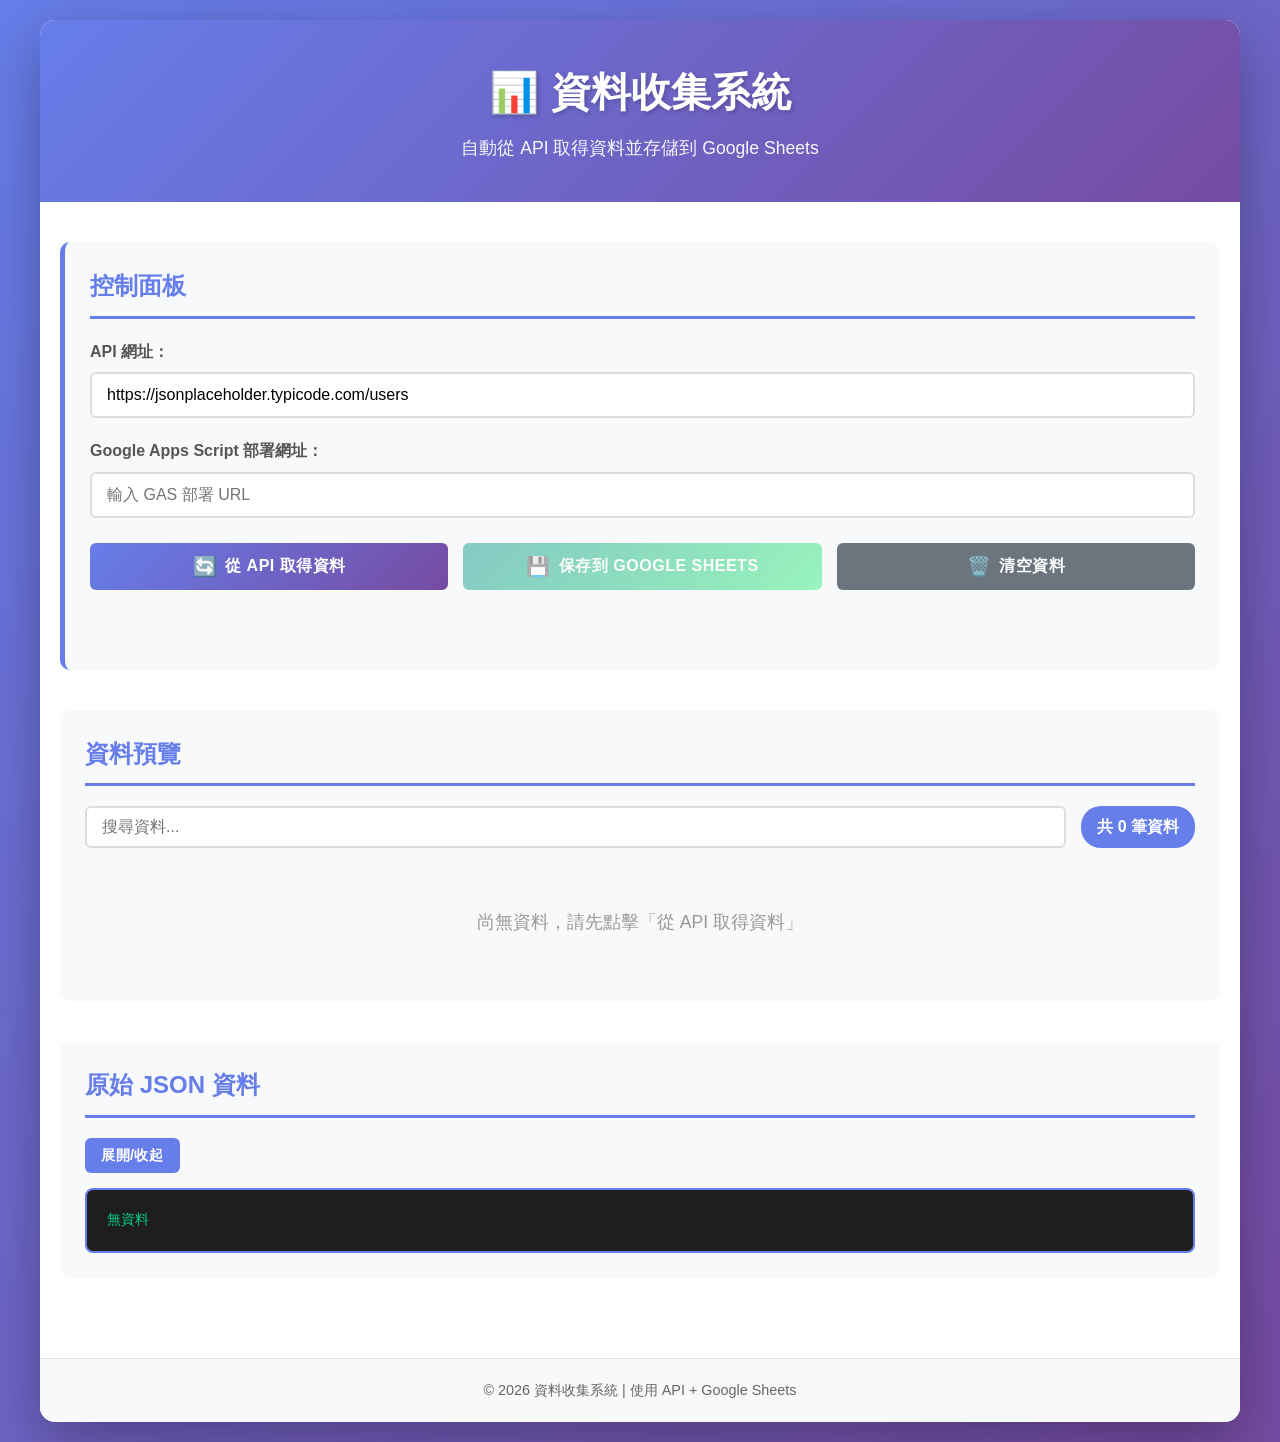
<file: index.html>
<!DOCTYPE html>
<html lang="zh-TW">
<head>
    <meta charset="UTF-8">
    <meta name="viewport" content="width=device-width, initial-scale=1.0">
    <title>資料收集系統</title>
    <link rel="stylesheet" href="style.css">
</head>
<body>
    <div class="container">
        <header>
            <h1>📊 資料收集系統</h1>
            <p>自動從 API 取得資料並存儲到 Google Sheets</p>
        </header>

        <main>
            <!-- 控制面板 -->
            <section class="control-panel">
                <h2>控制面板</h2>
                
                <!-- API 配置 -->
                <div class="form-group">
                    <label for="apiUrl">API 網址：</label>
                    <input 
                        type="text" 
                        id="apiUrl" 
                        placeholder="輸入 API 端點 (例如: https://api.example.com/data)"
                        value="https://jsonplaceholder.typicode.com/users"
                    >
                </div>

                <!-- Google Apps Script 網址 -->
                <div class="form-group">
                    <label for="gasUrl">Google Apps Script 部署網址：</label>
                    <input 
                        type="text" 
                        id="gasUrl" 
                        placeholder="輸入 GAS 部署 URL"
                        value=""
                    >
                </div>

                <!-- 按鈕組 -->
                <div class="button-group">
                    <button id="fetchBtn" class="btn btn-primary">
                        <span class="btn-icon">🔄</span> 從 API 取得資料
                    </button>
                    <button id="saveBtn" class="btn btn-success" disabled>
                        <span class="btn-icon">💾</span> 保存到 Google Sheets
                    </button>
                    <button id="clearBtn" class="btn btn-secondary">
                        <span class="btn-icon">🗑️</span> 清空資料
                    </button>
                </div>

                <!-- 狀態提示 -->
                <div id="status" class="status"></div>
            </section>

            <!-- 數據預覽 -->
            <section class="data-section">
                <h2>資料預覽</h2>
                <div class="data-controls">
                    <input 
                        type="text" 
                        id="searchInput" 
                        placeholder="搜尋資料..."
                        class="search-box"
                    >
                    <span id="recordCount" class="record-count">共 0 筆資料</span>
                </div>
                <div id="dataContainer" class="data-container">
                    <p class="placeholder">尚無資料，請先點擊「從 API 取得資料」</p>
                </div>
            </section>

            <!-- JSON 編輯器 -->
            <section class="json-section">
                <h2>原始 JSON 資料</h2>
                <button id="toggleJson" class="btn btn-small">展開/收起</button>
                <pre id="jsonData" class="json-display">無資料</pre>
            </section>
        </main>

        <footer>
            <p>© 2026 資料收集系統 | 使用 API + Google Sheets</p>
        </footer>
    </div>

    <script src="app.js"></script>
</body>
</html>
</file>
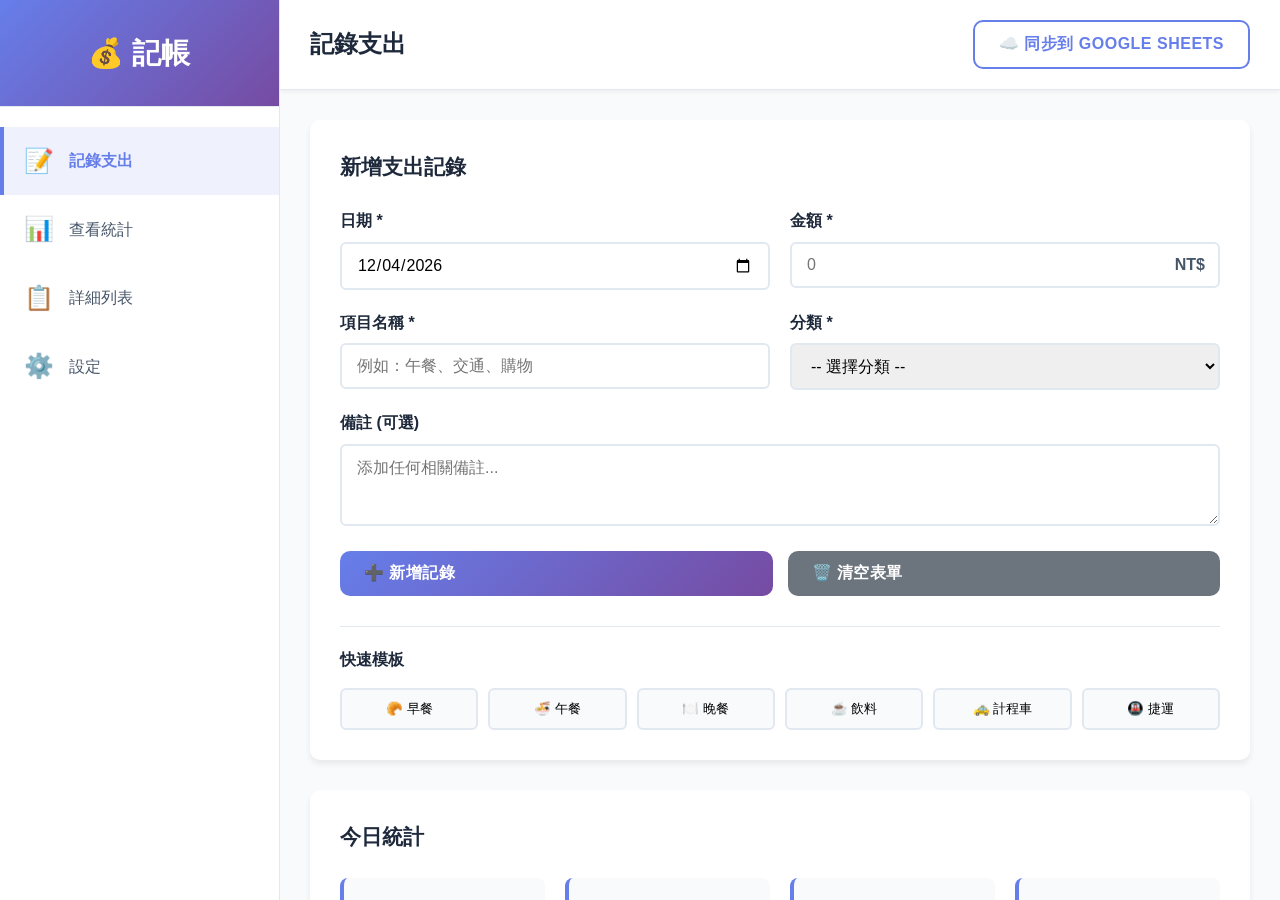
<file: expense-tracker.html>
<!DOCTYPE html>
<html lang="zh-TW">
<head>
    <meta charset="UTF-8">
    <meta name="viewport" content="width=device-width, initial-scale=1.0">
    <title>智能記帳系統</title>
    <link rel="stylesheet" href="expense-tracker.css">
</head>
<body>
    <div class="app-container">
        <!-- 側邊欄導航 -->
        <aside class="sidebar">
            <div class="logo">
                <h1>💰 記帳</h1>
            </div>
            <nav class="main-nav">
                <a href="#" class="nav-item active" data-page="input">
                    <span class="icon">📝</span>
                    <span class="label">記錄支出</span>
                </a>
                <a href="#" class="nav-item" data-page="view">
                    <span class="icon">📊</span>
                    <span class="label">查看統計</span>
                </a>
                <a href="#" class="nav-item" data-page="list">
                    <span class="icon">📋</span>
                    <span class="label">詳細列表</span>
                </a>
                <a href="#" class="nav-item" data-page="settings">
                    <span class="icon">⚙️</span>
                    <span class="label">設定</span>
                </a>
            </nav>
        </aside>

        <!-- 主要內容區域 -->
        <main class="main-content">
            <!-- 頂部欄 -->
            <header class="top-bar">
                <h2 id="page-title">記錄支出</h2>
                <button id="syncBtn" class="btn btn-outline">
                    <span>☁️ 同步到 Google Sheets</span>
                </button>
            </header>

            <!-- 1. 記錄支出頁面 -->
            <section id="input-page" class="page active">
                <div class="input-container">
                    <div class="form-card">
                        <h3>新增支出記錄</h3>
                        
                        <div class="form-row">
                            <div class="form-group">
                                <label>日期 *</label>
                                <input type="date" id="expenseDate" required>
                            </div>
                            <div class="form-group">
                                <label>金額 *</label>
                                <div class="input-with-unit">
                                    <input type="number" id="expenseAmount" placeholder="0" min="0" step="0.01" required>
                                    <span class="unit">NT$</span>
                                </div>
                            </div>
                        </div>

                        <div class="form-row">
                            <div class="form-group">
                                <label>項目名稱 *</label>
                                <input type="text" id="expenseProject" placeholder="例如：午餐、交通、購物" required>
                            </div>
                            <div class="form-group">
                                <label>分類 *</label>
                                <select id="expenseCategory" required>
                                    <option value="">-- 選擇分類 --</option>
                                    <option value="food">🍔 飲食</option>
                                    <option value="transport">🚗 交通</option>
                                    <option value="shopping">🛍️ 購物</option>
                                    <option value="entertainment">🎮 娛樂</option>
                                    <option value="utilities">💡 生活</option>
                                    <option value="medical">⚕️ 醫療</option>
                                    <option value="education">📚 教育</option>
                                    <option value="other">📌 其他</option>
                                </select>
                            </div>
                        </div>

                        <div class="form-group">
                            <label>備註 (可選)</label>
                            <textarea id="expenseNote" placeholder="添加任何相關備註..." rows="3"></textarea>
                        </div>

                        <div class="form-actions">
                            <button id="addBtn" class="btn btn-primary">
                                <span>➕ 新增記錄</span>
                            </button>
                            <button id="clearFormBtn" class="btn btn-secondary">
                                <span>🗑️ 清空表單</span>
                            </button>
                        </div>

                        <!-- 快速模板 -->
                        <div class="quick-templates">
                            <h4>快速模板</h4>
                            <div class="template-buttons">
                                <button class="template-btn" data-template="breakfast">🥐 早餐</button>
                                <button class="template-btn" data-template="lunch">🍜 午餐</button>
                                <button class="template-btn" data-template="dinner">🍽️ 晚餐</button>
                                <button class="template-btn" data-template="coffee">☕ 飲料</button>
                                <button class="template-btn" data-template="taxi">🚕 計程車</button>
                                <button class="template-btn" data-template="mrt">🚇 捷運</button>
                            </div>
                        </div>
                    </div>

                    <!-- 今日統計 -->
                    <div class="summary-card">
                        <h3>今日統計</h3>
                        <div class="summary-grid">
                            <div class="summary-item">
                                <span class="label">今日支出</span>
                                <span class="value" id="todayTotal">NT$ 0</span>
                            </div>
                            <div class="summary-item">
                                <span class="label">今日筆數</span>
                                <span class="value" id="todayCount">0</span>
                            </div>
                            <div class="summary-item">
                                <span class="label">本月支出</span>
                                <span class="value" id="monthTotal">NT$ 0</span>
                            </div>
                            <div class="summary-item">
                                <span class="label">本月筆數</span>
                                <span class="value" id="monthCount">0</span>
                            </div>
                        </div>
                    </div>
                </div>
            </section>

            <!-- 2. 統計分析頁面 -->
            <section id="view-page" class="page">
                <div class="analytics-container">
                    <!-- 時間段選擇 -->
                    <div class="time-selector">
                        <button class="time-btn active" data-range="month">📅 本月</button>
                        <button class="time-btn" data-range="week">📆 本週</button>
                        <button class="time-btn" data-range="custom">🗓️ 自訂</button>
                    </div>

                    <div id="customDateRange" class="date-range-picker" style="display: none;">
                        <input type="date" id="startDate">
                        <span>到</span>
                        <input type="date" id="endDate">
                        <button class="btn btn-small">套用</button>
                    </div>

                    <!-- 統計卡片 -->
                    <div class="stats-grid">
                        <div class="stat-card total">
                            <h4>總支出</h4>
                            <p id="statTotal" class="stat-value">NT$ 0</p>
                        </div>
                        <div class="stat-card average">
                            <h4>平均支出</h4>
                            <p id="statAverage" class="stat-value">NT$ 0</p>
                        </div>
                        <div class="stat-card highest">
                            <h4>最高支出</h4>
                            <p id="statHighest" class="stat-value">NT$ 0</p>
                        </div>
                        <div class="stat-card count">
                            <h4>筆數</h4>
                            <p id="statCount" class="stat-value">0</p>
                        </div>
                    </div>

                    <!-- 分類統計 -->
                    <div class="chart-container">
                        <div class="chart-section">
                            <h3>按分類統計</h3>
                            <div id="categoryChart" class="chart"></div>
                            <div id="categoryList" class="category-list"></div>
                        </div>
                    </div>

                    <!-- 日支出趨勢 -->
                    <div class="chart-container">
                        <h3>日支出趨勢</h3>
                        <div id="trendChart" class="trend-chart"></div>
                    </div>
                </div>
            </section>

            <!-- 3. 詳細列表頁面 -->
            <section id="list-page" class="page">
                <div class="list-container">
                    <!-- 搜尋和過濾 -->
                    <div class="list-controls">
                        <div class="search-group">
                            <input type="text" id="searchInput" placeholder="搜尋項目名稱或備註...">
                        </div>
                        <div class="filter-group">
                            <select id="filterCategory" class="filter-select">
                                <option value="">全部分類</option>
                                <option value="food">🍔 飲食</option>
                                <option value="transport">🚗 交通</option>
                                <option value="shopping">🛍️ 購物</option>
                                <option value="entertainment">🎮 娛樂</option>
                                <option value="utilities">💡 生活</option>
                                <option value="medical">⚕️ 醫療</option>
                                <option value="education">📚 教育</option>
                                <option value="other">📌 其他</option>
                            </select>
                            <select id="filterMonth" class="filter-select">
                                <option value="">全部月份</option>
                            </select>
                            <button id="exportBtn" class="btn btn-outline">📥 導出 CSV</button>
                        </div>
                    </div>

                    <!-- 記錄列表 -->
                    <div id="expenseList" class="expense-list">
                        <p class="placeholder">無記錄，開始記帳吧！</p>
                    </div>
                </div>
            </section>

            <!-- 4. 設定頁面 -->
            <section id="settings-page" class="page">
                <div class="settings-container">
                    <div class="settings-section">
                        <h3>Google Sheets 同步</h3>
                        <div class="form-group">
                            <label>Google Apps Script URL:</label>
                            <input type="text" id="gasUrl" placeholder="輸入你的 GAS 部署 URL">
                            <button class="btn btn-small" id="testGasBtn">🧪 測試連接</button>
                        </div>
                        <div id="gasStatus" class="status"></div>
                    </div>

                    <div class="settings-section">
                        <h3>分類管理</h3>
                        <div class="category-management">
                            <h4>自訂分類</h4>
                            <div id="categoryList" class="category-list-edit">
                                <!-- 動態生成 -->
                            </div>
                            <button class="btn btn-small" id="addCategoryBtn">➕ 新增分類</button>
                        </div>
                    </div>

                    <div class="settings-section">
                        <h3>數據管理</h3>
                        <div class="data-management">
                            <button class="btn btn-outline" id="exportDataBtn">📥 導出所有數據 (JSON)</button>
                            <button class="btn btn-outline" id="importDataBtn">📤 匯入數據 (JSON)</button>
                            <button class="btn btn-danger" id="clearDataBtn">🗑️ 清空所有記錄</button>
                        </div>
                        <input type="file" id="importFile" accept=".json" style="display: none;">
                    </div>

                    <div class="settings-section">
                        <h3>關於</h3>
                        <p>智能記帳系統 v1.0</p>
                        <p>完全離線使用，數據存儲在你的瀏覽器中</p>
                        <p>支持導出到 Google Sheets</p>
                    </div>
                </div>
            </section>
        </main>
    </div>

    <!-- 通知提示 -->
    <div id="notification" class="notification"></div>

    <!-- 模態窗口：編輯記錄 -->
    <div id="editModal" class="modal">
        <div class="modal-content">
            <button class="modal-close">&times;</button>
            <h2>編輯支出記錄</h2>
            <form id="editForm">
                <div class="form-group">
                    <label>日期</label>
                    <input type="date" id="editDate" required>
                </div>
                <div class="form-group">
                    <label>金額</label>
                    <input type="number" id="editAmount" min="0" step="0.01" required>
                </div>
                <div class="form-group">
                    <label>項目</label>
                    <input type="text" id="editProject" required>
                </div>
                <div class="form-group">
                    <label>分類</label>
                    <select id="editCategory" required></select>
                </div>
                <div class="form-group">
                    <label>備註</label>
                    <textarea id="editNote" rows="3"></textarea>
                </div>
                <div class="modal-buttons">
                    <button type="submit" class="btn btn-primary">保存</button>
                    <button type="button" class="btn btn-secondary" id="deleteBtn">刪除</button>
                    <button type="button" class="btn btn-outline" onclick="closeModal()">取消</button>
                </div>
            </form>
        </div>
    </div>

    <script src="expense-tracker.js"></script>
</body>
</html>
</file>
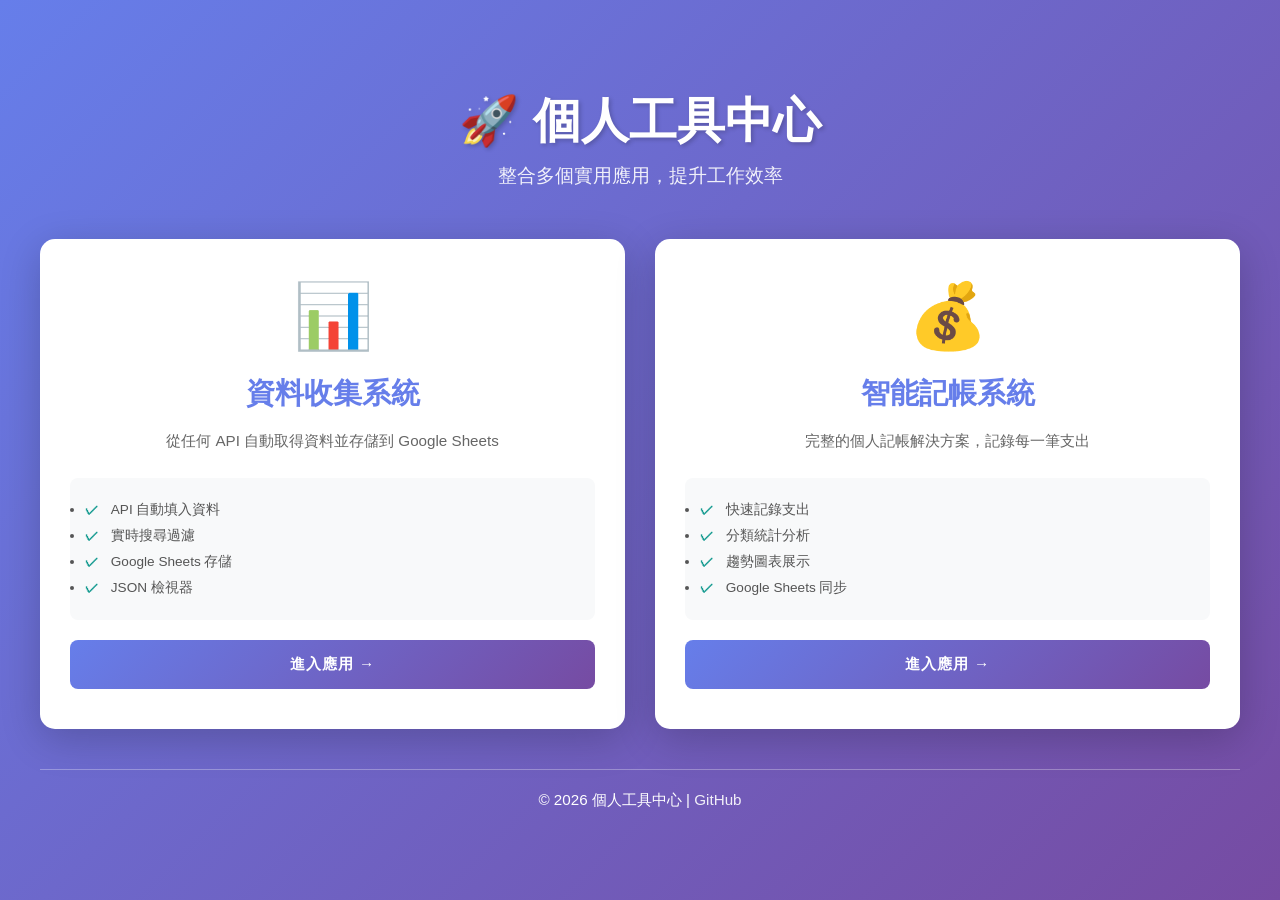
<file: home.html>
<!DOCTYPE html>
<html lang="zh-TW">
<head>
    <meta charset="UTF-8">
    <meta name="viewport" content="width=device-width, initial-scale=1.0">
    <title>個人工具中心</title>
    <style>
        * {
            margin: 0;
            padding: 0;
            box-sizing: border-box;
        }

        body {
            font-family: 'Segoe UI', 'Microsoft JhengHei', sans-serif;
            background: linear-gradient(135deg, #667eea 0%, #764ba2 100%);
            min-height: 100vh;
            display: flex;
            align-items: center;
            justify-content: center;
            padding: 20px;
        }

        .container {
            max-width: 1200px;
            width: 100%;
        }

        .header {
            text-align: center;
            color: white;
            margin-bottom: 50px;
        }

        .header h1 {
            font-size: 3em;
            margin-bottom: 10px;
            text-shadow: 2px 2px 4px rgba(0, 0, 0, 0.2);
        }

        .header p {
            font-size: 1.2em;
            opacity: 0.9;
        }

        .apps-grid {
            display: grid;
            grid-template-columns: repeat(auto-fit, minmax(320px, 1fr));
            gap: 30px;
            margin-bottom: 40px;
        }

        .app-card {
            background: white;
            border-radius: 15px;
            padding: 40px 30px;
            box-shadow: 0 10px 40px rgba(0, 0, 0, 0.2);
            text-align: center;
            transition: all 0.3s ease;
            cursor: pointer;
            text-decoration: none;
            display: flex;
            flex-direction: column;
            justify-content: space-between;
        }

        .app-card:hover {
            transform: translateY(-10px);
            box-shadow: 0 20px 60px rgba(0, 0, 0, 0.3);
        }

        .app-icon {
            font-size: 4em;
            margin-bottom: 20px;
            display: inline-block;
        }

        .app-card h2 {
            color: #667eea;
            font-size: 1.8em;
            margin-bottom: 15px;
        }

        .app-card p {
            color: #666;
            margin-bottom: 25px;
            font-size: 0.95em;
            line-height: 1.6;
        }

        .app-card .features {
            text-align: left;
            margin: 20px 0;
            padding: 15px;
            background: #f8f9fa;
            border-radius: 8px;
            font-size: 0.85em;
        }

        .app-card .features li {
            margin: 8px 0;
            color: #555;
        }

        .app-card .features li:before {
            content: "✓ ";
            color: #11998e;
            font-weight: bold;
            margin-right: 8px;
        }

        .btn {
            display: inline-block;
            background: linear-gradient(135deg, #667eea, #764ba2);
            color: white;
            padding: 14px 35px;
            border-radius: 8px;
            text-decoration: none;
            font-weight: 600;
            text-transform: uppercase;
            letter-spacing: 1px;
            transition: all 0.3s ease;
            border: none;
            cursor: pointer;
            font-size: 0.95em;
        }

        .btn:hover {
            transform: scale(1.05);
            box-shadow: 0 5px 15px rgba(102, 126, 234, 0.4);
        }

        .footer {
            text-align: center;
            color: white;
            margin-top: 40px;
            padding-top: 20px;
            border-top: 1px solid rgba(255, 255, 255, 0.3);
            font-size: 0.95em;
        }

        .footer a {
            color: #fff;
            text-decoration: none;
            opacity: 0.9;
        }

        .footer a:hover {
            opacity: 1;
            text-decoration: underline;
        }

        @media (max-width: 768px) {
            .header h1 {
                font-size: 2em;
            }

            .apps-grid {
                grid-template-columns: 1fr;
            }

            .app-card {
                padding: 30px 20px;
            }

            .app-icon {
                font-size: 3em;
            }

            .app-card h2 {
                font-size: 1.5em;
            }
        }
    </style>
</head>
<body>
    <div class="container">
        <div class="header">
            <h1>🚀 個人工具中心</h1>
            <p>整合多個實用應用，提升工作效率</p>
        </div>

        <div class="apps-grid">
            <!-- 資料收集系統 -->
            <a href="index.html" class="app-card">
                <div>
                    <div class="app-icon">📊</div>
                    <h2>資料收集系統</h2>
                    <p>從任何 API 自動取得資料並存儲到 Google Sheets</p>
                    <ul class="features">
                        <li>API 自動填入資料</li>
                        <li>實時搜尋過濾</li>
                        <li>Google Sheets 存儲</li>
                        <li>JSON 檢視器</li>
                    </ul>
                </div>
                <button class="btn">進入應用 →</button>
            </a>

            <!-- 記帳系統 -->
            <a href="expense-tracker.html" class="app-card">
                <div>
                    <div class="app-icon">💰</div>
                    <h2>智能記帳系統</h2>
                    <p>完整的個人記帳解決方案，記錄每一筆支出</p>
                    <ul class="features">
                        <li>快速記錄支出</li>
                        <li>分類統計分析</li>
                        <li>趨勢圖表展示</li>
                        <li>Google Sheets 同步</li>
                    </ul>
                </div>
                <button class="btn">進入應用 →</button>
            </a>
        </div>

        <div class="footer">
            <p>
                © 2026 個人工具中心 | 
                <a href="https://github.com/412078-bit/lareema2" target="_blank">GitHub</a>
            </p>
        </div>
    </div>
</body>
</html>
</file>
<file: style.css>
* {
    margin: 0;
    padding: 0;
    box-sizing: border-box;
}

body {
    font-family: 'Segoe UI', 'Microsoft JhengHei', 'Apple Color Emoji', sans-serif;
    background: linear-gradient(135deg, #667eea 0%, #764ba2 100%);
    color: #333;
    line-height: 1.6;
    min-height: 100vh;
    padding: 20px;
}

.container {
    max-width: 1200px;
    margin: 0 auto;
    background: white;
    border-radius: 15px;
    box-shadow: 0 20px 60px rgba(0, 0, 0, 0.3);
    overflow: hidden;
}

header {
    background: linear-gradient(135deg, #667eea 0%, #764ba2 100%);
    color: white;
    padding: 40px 20px;
    text-align: center;
}

header h1 {
    font-size: 2.5em;
    margin-bottom: 10px;
    text-shadow: 2px 2px 4px rgba(0, 0, 0, 0.2);
}

header p {
    font-size: 1.1em;
    opacity: 0.95;
}

main {
    padding: 40px 20px;
}

section {
    margin-bottom: 40px;
}

section h2 {
    color: #667eea;
    margin-bottom: 20px;
    padding-bottom: 10px;
    border-bottom: 3px solid #667eea;
}

/* 控制面板 */
.control-panel {
    background: #f8f9fa;
    padding: 25px;
    border-radius: 10px;
    border-left: 5px solid #667eea;
}

.form-group {
    margin-bottom: 20px;
}

.form-group label {
    display: block;
    font-weight: 600;
    margin-bottom: 8px;
    color: #555;
}

.form-group input {
    width: 100%;
    padding: 12px 15px;
    border: 2px solid #ddd;
    border-radius: 6px;
    font-size: 1em;
    transition: all 0.3s ease;
}

.form-group input:focus {
    outline: none;
    border-color: #667eea;
    box-shadow: 0 0 10px rgba(102, 126, 234, 0.2);
}

/* 按鈕組 */
.button-group {
    display: grid;
    grid-template-columns: repeat(auto-fit, minmax(200px, 1fr));
    gap: 15px;
    margin: 25px 0;
}

.btn {
    padding: 12px 24px;
    border: none;
    border-radius: 6px;
    font-size: 1em;
    font-weight: 600;
    cursor: pointer;
    transition: all 0.3s ease;
    display: flex;
    align-items: center;
    justify-content: center;
    gap: 8px;
    text-transform: uppercase;
    letter-spacing: 0.5px;
}

.btn:disabled {
    opacity: 0.5;
    cursor: not-allowed;
}

.btn-primary {
    background: linear-gradient(135deg, #667eea 0%, #764ba2 100%);
    color: white;
}

.btn-primary:hover:not(:disabled) {
    transform: translateY(-2px);
    box-shadow: 0 10px 20px rgba(102, 126, 234, 0.3);
}

.btn-success {
    background: linear-gradient(135deg, #11998e 0%, #38ef7d 100%);
    color: white;
}

.btn-success:hover:not(:disabled) {
    transform: translateY(-2px);
    box-shadow: 0 10px 20px rgba(17, 153, 142, 0.3);
}

.btn-secondary {
    background: #6c757d;
    color: white;
}

.btn-secondary:hover:not(:disabled) {
    background: #5a6268;
}

.btn-small {
    padding: 8px 16px;
    font-size: 0.9em;
    background: #667eea;
    color: white;
    margin-bottom: 15px;
}

.btn-icon {
    font-size: 1.2em;
}

/* 狀態提示 */
.status {
    margin-top: 15px;
    padding: 15px;
    border-radius: 6px;
    text-align: center;
    font-weight: 500;
    min-height: 20px;
}

.status.empty {
    display: none;
}

.status.loading {
    background: #cfe2ff;
    color: #084298;
    border-left: 4px solid #084298;
}

.status.success {
    background: #d1e7dd;
    color: #0f5132;
    border-left: 4px solid #0f5132;
}

.status.error {
    background: #f8d7da;
    color: #842029;
    border-left: 4px solid #842029;
}

/* 數據預覽 */
.data-section {
    background: #f8f9fa;
    padding: 25px;
    border-radius: 10px;
}

.data-controls {
    display: flex;
    gap: 15px;
    margin-bottom: 20px;
    align-items: center;
}

.search-box {
    flex: 1;
    padding: 10px 15px;
    border: 2px solid #ddd;
    border-radius: 6px;
    font-size: 1em;
}

.search-box:focus {
    outline: none;
    border-color: #667eea;
}

.record-count {
    background: #667eea;
    color: white;
    padding: 8px 16px;
    border-radius: 20px;
    font-weight: 600;
    white-space: nowrap;
}

.data-container {
    max-height: 600px;
    overflow-y: auto;
}

.placeholder {
    text-align: center;
    color: #999;
    padding: 40px 20px;
    font-size: 1.1em;
}

/* 資料卡片 */
.data-card {
    background: white;
    border: 1px solid #ddd;
    border-radius: 8px;
    padding: 20px;
    margin-bottom: 15px;
    transition: all 0.3s ease;
    border-left: 4px solid #667eea;
}

.data-card:hover {
    box-shadow: 0 5px 15px rgba(102, 126, 234, 0.2);
    transform: translateX(5px);
}

.card-field {
    margin-bottom: 12px;
    display: grid;
    grid-template-columns: 150px 1fr;
    gap: 15px;
}

.card-field:last-child {
    margin-bottom: 0;
}

.card-label {
    font-weight: 600;
    color: #667eea;
    word-break: break-word;
}

.card-value {
    color: #555;
    word-break: break-all;
    background: #f8f9fa;
    padding: 8px 12px;
    border-radius: 4px;
}

/* JSON 部分 */
.json-section {
    background: #f8f9fa;
    padding: 25px;
    border-radius: 10px;
}

.json-display {
    background: #1e1e1e;
    color: #00d084;
    padding: 20px;
    border-radius: 8px;
    overflow-x: auto;
    font-family: 'Monaco', 'Courier New', monospace;
    font-size: 0.9em;
    line-height: 1.5;
    max-height: 400px;
    overflow-y: auto;
    border: 2px solid #667eea;
}

/* Footer */
footer {
    background: #f8f9fa;
    border-top: 1px solid #ddd;
    padding: 20px;
    text-align: center;
    color: #666;
    font-size: 0.9em;
}

/* 響應式設計 */
@media (max-width: 768px) {
    header h1 {
        font-size: 1.8em;
    }

    .button-group {
        grid-template-columns: 1fr;
    }

    .card-field {
        grid-template-columns: 1fr;
    }

    main {
        padding: 20px 15px;
    }

    .container {
        border-radius: 10px;
    }
}

/* 動畫 */
@keyframes spin {
    from {
        transform: rotate(0deg);
    }
    to {
        transform: rotate(360deg);
    }
}

.loading-spinner {
    display: inline-block;
    animation: spin 1s linear infinite;
}

/* 滾動條美化 */
.data-container::-webkit-scrollbar,
.json-display::-webkit-scrollbar {
    width: 8px;
}

.data-container::-webkit-scrollbar-track,
.json-display::-webkit-scrollbar-track {
    background: #f1f1f1;
    border-radius: 10px;
}

.data-container::-webkit-scrollbar-thumb,
.json-display::-webkit-scrollbar-thumb {
    background: #667eea;
    border-radius: 10px;
}

.data-container::-webkit-scrollbar-thumb:hover,
.json-display::-webkit-scrollbar-thumb:hover {
    background: #764ba2;
}
</file>
<file: expense-tracker.css>
* {
    margin: 0;
    padding: 0;
    box-sizing: border-box;
}

:root {
    --primary-color: #667eea;
    --secondary-color: #764ba2;
    --success-color: #11998e;
    --danger-color: #ee5a6f;
    --warning-color: #f59e0b;
    --dark: #1e293b;
    --light: #f8fafc;
    --border: #e2e8f0;
    --text: #475569;
    --radius: 10px;
}

html {
    scroll-behavior: smooth;
}

body {
    font-family: 'Segoe UI', 'Microsoft JhengHei', 'Apple Color Emoji', sans-serif;
    background: linear-gradient(135deg, #667eea 0%, #764ba2 100%);
    color: var(--text);
    line-height: 1.6;
    min-height: 100vh;
}

/* 主容器佈局 */
.app-container {
    display: flex;
    height: 100vh;
    overflow: hidden;
}

/* 側邊欄 */
.sidebar {
    width: 280px;
    background: white;
    border-right: 1px solid var(--border);
    overflow-y: auto;
    display: flex;
    flex-direction: column;
    box-shadow: 2px 0 10px rgba(0, 0, 0, 0.05);
}

.logo {
    padding: 30px 20px;
    border-bottom: 1px solid var(--border);
    background: linear-gradient(135deg, var(--primary-color) 0%, var(--secondary-color) 100%);
    color: white;
}

.logo h1 {
    font-size: 1.8em;
    text-align: center;
    margin: 0;
}

.main-nav {
    padding: 20px 0;
    flex: 1;
}

.nav-item {
    display: flex;
    align-items: center;
    gap: 15px;
    padding: 15px 20px;
    color: var(--text);
    text-decoration: none;
    transition: all 0.3s ease;
    border-left: 4px solid transparent;
    cursor: pointer;
}

.nav-item:hover {
    background: var(--light);
    color: var(--primary-color);
}

.nav-item.active {
    background: rgba(102, 126, 234, 0.1);
    color: var(--primary-color);
    border-left-color: var(--primary-color);
    font-weight: 600;
}

.nav-item .icon {
    font-size: 1.5em;
}

.nav-item .label {
    flex: 1;
}

/* 主內容區 */
.main-content {
    flex: 1;
    display: flex;
    flex-direction: column;
    background: var(--light);
    overflow: hidden;
}

/* 頂部欄 */
.top-bar {
    background: white;
    padding: 20px 30px;
    border-bottom: 1px solid var(--border);
    display: flex;
    justify-content: space-between;
    align-items: center;
    box-shadow: 0 2px 4px rgba(0, 0, 0, 0.05);
}

.top-bar h2 {
    font-size: 1.5em;
    color: var(--dark);
    margin: 0;
}

/* 頁面內容 */
.page {
    display: none;
    overflow-y: auto;
    flex: 1;
    padding: 30px;
}

.page.active {
    display: block;
}

/* 按鈕樣式 */
.btn {
    padding: 12px 24px;
    border: none;
    border-radius: var(--radius);
    font-size: 1em;
    font-weight: 600;
    cursor: pointer;
    transition: all 0.3s ease;
    display: inline-flex;
    align-items: center;
    gap: 8px;
    text-transform: uppercase;
    letter-spacing: 0.5px;
}

.btn-primary {
    background: linear-gradient(135deg, var(--primary-color), var(--secondary-color));
    color: white;
}

.btn-primary:hover {
    transform: translateY(-2px);
    box-shadow: 0 10px 20px rgba(102, 126, 234, 0.3);
}

.btn-secondary {
    background: #6c757d;
    color: white;
}

.btn-secondary:hover {
    background: #5a6268;
}

.btn-outline {
    background: white;
    color: var(--primary-color);
    border: 2px solid var(--primary-color);
}

.btn-outline:hover {
    background: var(--primary-color);
    color: white;
}

.btn-danger {
    background: var(--danger-color);
    color: white;
}

.btn-danger:hover {
    opacity: 0.9;
}

.btn-small {
    padding: 8px 16px;
    font-size: 0.9em;
}

.btn:disabled {
    opacity: 0.5;
    cursor: not-allowed;
}

/* 表單 */
.form-card {
    background: white;
    padding: 30px;
    border-radius: var(--radius);
    margin-bottom: 30px;
    box-shadow: 0 4px 6px rgba(0, 0, 0, 0.07);
}

.form-card h3 {
    font-size: 1.3em;
    margin-bottom: 25px;
    color: var(--dark);
}

.form-row {
    display: grid;
    grid-template-columns: 1fr 1fr;
    gap: 20px;
    margin-bottom: 20px;
}

.form-group {
    display: flex;
    flex-direction: column;
}

.form-group label {
    font-weight: 600;
    margin-bottom: 8px;
    color: var(--dark);
}

.form-group input,
.form-group select,
.form-group textarea {
    padding: 12px 15px;
    border: 2px solid var(--border);
    border-radius: 6px;
    font-size: 1em;
    font-family: inherit;
    transition: all 0.3s ease;
}

.form-group input:focus,
.form-group select:focus,
.form-group textarea:focus {
    outline: none;
    border-color: var(--primary-color);
    box-shadow: 0 0 10px rgba(102, 126, 234, 0.2);
}

.input-with-unit {
    position: relative;
    display: flex;
    align-items: center;
}

.input-with-unit input {
    flex: 1;
    padding-right: 50px;
}

.input-with-unit .unit {
    position: absolute;
    right: 15px;
    font-weight: 600;
    color: var(--text);
    pointer-events: none;
}

.form-actions {
    display: flex;
    gap: 15px;
    margin-top: 25px;
}

.form-actions .btn {
    flex: 1;
}

/* 快速模板 */
.quick-templates {
    margin-top: 30px;
    padding-top: 20px;
    border-top: 1px solid var(--border);
}

.quick-templates h4 {
    margin-bottom: 15px;
    color: var(--dark);
}

.template-buttons {
    display: grid;
    grid-template-columns: repeat(auto-fit, minmax(100px, 1fr));
    gap: 10px;
}

.template-btn {
    padding: 10px 15px;
    background: var(--light);
    border: 2px solid var(--border);
    border-radius: 6px;
    cursor: pointer;
    transition: all 0.3s ease;
    font-weight: 500;
}

.template-btn:hover {
    background: var(--primary-color);
    color: white;
    border-color: var(--primary-color);
}

/* 摘要卡片 */
.summary-card {
    background: white;
    padding: 30px;
    border-radius: var(--radius);
    box-shadow: 0 4px 6px rgba(0, 0, 0, 0.07);
}

.summary-card h3 {
    font-size: 1.3em;
    margin-bottom: 25px;
    color: var(--dark);
}

.summary-grid {
    display: grid;
    grid-template-columns: repeat(auto-fit, minmax(200px, 1fr));
    gap: 20px;
}

.summary-item {
    background: var(--light);
    padding: 20px;
    border-radius: 8px;
    border-left: 4px solid var(--primary-color);
}

.summary-item .label {
    display: block;
    font-size: 0.9em;
    color: var(--text);
    margin-bottom: 10px;
}

.summary-item .value {
    display: block;
    font-size: 1.8em;
    font-weight: 700;
    color: var(--primary-color);
}

/* 分析頁面 */
.analytics-container {
    max-width: 1200px;
    margin: 0 auto;
}

.time-selector {
    display: flex;
    gap: 10px;
    margin-bottom: 30px;
}

.time-btn {
    padding: 10px 20px;
    background: white;
    border: 2px solid var(--border);
    border-radius: 6px;
    cursor: pointer;
    transition: all 0.3s ease;
    font-weight: 600;
}

.time-btn.active {
    background: var(--primary-color);
    color: white;
    border-color: var(--primary-color);
}

.time-btn:hover:not(.active) {
    border-color: var(--primary-color);
}

.date-range-picker {
    display: flex;
    gap: 10px;
    align-items: center;
    margin-bottom: 20px;
    padding: 15px;
    background: white;
    border-radius: 8px;
}

.date-range-picker input {
    padding: 8px 12px;
    border: 2px solid var(--border);
    border-radius: 4px;
}

/* 統計卡片 */
.stats-grid {
    display: grid;
    grid-template-columns: repeat(auto-fit, minmax(250px, 1fr));
    gap: 20px;
    margin-bottom: 30px;
}

.stat-card {
    background: white;
    padding: 25px;
    border-radius: var(--radius);
    text-align: center;
    box-shadow: 0 4px 6px rgba(0, 0, 0, 0.07);
    border-top: 4px solid var(--primary-color);
}

.stat-card h4 {
    color: var(--text);
    font-size: 0.95em;
    margin-bottom: 15px;
}

.stat-value {
    font-size: 2em;
    font-weight: 700;
    color: var(--primary-color);
    margin: 0;
}

.stat-card.total {
    border-top-color: #667eea;
}

.stat-card.average {
    border-top-color: #11998e;
}

.stat-card.average .stat-value {
    color: #11998e;
}

.stat-card.highest {
    border-top-color: #f59e0b;
}

.stat-card.highest .stat-value {
    color: #f59e0b;
}

.stat-card.count {
    border-top-color: #ee5a6f;
}

.stat-card.count .stat-value {
    color: #ee5a6f;
}

/* 圖表容器 */
.chart-container {
    background: white;
    padding: 30px;
    border-radius: var(--radius);
    margin-bottom: 30px;
    box-shadow: 0 4px 6px rgba(0, 0, 0, 0.07);
}

.chart-container h3 {
    margin-bottom: 20px;
    color: var(--dark);
}

.chart {
    min-height: 300px;
}

.category-list {
    display: grid;
    grid-template-columns: repeat(auto-fit, minmax(200px, 1fr));
    gap: 15px;
    margin-top: 20px;
}

.category-item {
    background: var(--light);
    padding: 15px;
    border-radius: 8px;
    border-left: 4px solid var(--primary-color);
}

.category-item .name {
    display: flex;
    justify-content: space-between;
    margin-bottom: 10px;
    font-weight: 600;
}

.category-item .progress {
    width: 100%;
    height: 6px;
    background: #ddd;
    border-radius: 3px;
    overflow: hidden;
}

.category-item .progress-bar {
    height: 100%;
    background: linear-gradient(90deg, var(--primary-color), var(--secondary-color));
    transition: width 0.3s ease;
}

/* 列表頁面 */
.list-container {
    background: white;
    border-radius: var(--radius);
    padding: 30px;
    box-shadow: 0 4px 6px rgba(0, 0, 0, 0.07);
}

.list-controls {
    display: grid;
    grid-template-columns: 1fr 1fr;
    gap: 20px;
    margin-bottom: 25px;
}

.search-group {
    display: flex;
}

.search-group input {
    flex: 1;
    padding: 12px 15px;
    border: 2px solid var(--border);
    border-radius: 6px;
    font-size: 1em;
}

.search-group input:focus {
    outline: none;
    border-color: var(--primary-color);
}

.filter-group {
    display: flex;
    gap: 10px;
}

.filter-select {
    flex: 1;
    padding: 12px 15px;
    border: 2px solid var(--border);
    border-radius: 6px;
    font-size: 1em;
    background: white;
}

.filter-select:focus {
    outline: none;
    border-color: var(--primary-color);
}

/* 支出列表 */
.expense-list {
    display: grid;
    grid-template-columns: repeat(auto-fill, minmax(400px, 1fr));
    gap: 15px;
}

.expense-item {
    background: var(--light);
    padding: 20px;
    border-radius: 8px;
    border-left: 4px solid var(--primary-color);
    cursor: pointer;
    transition: all 0.3s ease;
    display: flex;
    justify-content: space-between;
    align-items: start;
}

.expense-item:hover {
    transform: translateY(-2px);
    box-shadow: 0 5px 15px rgba(0, 0, 0, 0.1);
}

.expense-info {
    flex: 1;
}

.expense-header {
    display: flex;
    justify-content: space-between;
    align-items: center;
    margin-bottom: 10px;
}

.expense-project {
    font-weight: 700;
    color: var(--dark);
    font-size: 1.1em;
}

.expense-date {
    font-size: 0.9em;
    color: var(--text);
}

.expense-category {
    display: inline-block;
    background: rgba(102, 126, 234, 0.2);
    color: var(--primary-color);
    padding: 4px 10px;
    border-radius: 12px;
    font-size: 0.85em;
    margin-bottom: 10px;
}

.expense-note {
    font-size: 0.9em;
    color: #718096;
    margin-top: 8px;
}

.expense-amount {
    font-size: 1.5em;
    font-weight: 700;
    color: var(--primary-color);
    text-align: right;
}

.placeholder {
    text-align: center;
    padding: 60px 20px;
    color: var(--text);
}

/* 設定頁面 */
.settings-container {
    max-width: 600px;
    margin: 0 auto;
}

.settings-section {
    background: white;
    padding: 25px;
    border-radius: var(--radius);
    margin-bottom: 20px;
    box-shadow: 0 4px 6px rgba(0, 0, 0, 0.07);
}

.settings-section h3 {
    margin-bottom: 20px;
    color: var(--dark);
}

.settings-section h4 {
    margin-bottom: 15px;
    color: var(--text);
}

.data-management {
    display: flex;
    flex-direction: column;
    gap: 10px;
}

.data-management .btn {
    width: 100%;
    justify-content: center;
}

/* 狀態和通知 */
.status {
    margin-top: 15px;
    padding: 15px;
    border-radius: 6px;
    text-align: center;
    font-weight: 500;
    display: none;
}

.status.show {
    display: block;
}

.status.success {
    background: #d1e7dd;
    color: #0f5132;
    border-left: 4px solid #0f5132;
}

.status.error {
    background: #f8d7da;
    color: #842029;
    border-left: 4px solid #842029;
}

.notification {
    position: fixed;
    top: 20px;
    right: 20px;
    background: white;
    padding: 20px 25px;
    border-radius: 8px;
    box-shadow: 0 10px 25px rgba(0, 0, 0, 0.2);
    min-width: 300px;
    z-index: 1000;
    animation: slideIn 0.3s ease;
    display: none;
}

.notification.show {
    display: block;
}

.notification.success {
    border-left: 4px solid #11998e;
    color: #0f5132;
}

.notification.error {
    border-left: 4px solid var(--danger-color);
    color: #842029;
}

@keyframes slideIn {
    from {
        transform: translateX(400px);
        opacity: 0;
    }
    to {
        transform: translateX(0);
        opacity: 1;
    }
}

/* 模態窗口 */
.modal {
    display: none;
    position: fixed;
    top: 0;
    left: 0;
    right: 0;
    bottom: 0;
    background: rgba(0, 0, 0, 0.5);
    z-index: 2000;
    align-items: center;
    justify-content: center;
}

.modal.show {
    display: flex;
}

.modal-content {
    background: white;
    border-radius: var(--radius);
    padding: 40px;
    max-width: 500px;
    width: 90%;
    position: relative;
    box-shadow: 0 20px 60px rgba(0, 0, 0, 0.3);
}

.modal-close {
    position: absolute;
    top: 15px;
    right: 15px;
    background: none;
    border: none;
    font-size: 2em;
    cursor: pointer;
    color: var(--text);
}

.modal-content h2 {
    margin-bottom: 25px;
    color: var(--dark);
}

.modal-buttons {
    display: flex;
    gap: 10px;
    margin-top: 25px;
}

.modal-buttons .btn {
    flex: 1;
}

/* 響應式設計 */
@media (max-width: 1024px) {
    .form-row {
        grid-template-columns: 1fr;
    }

    .list-controls {
        grid-template-columns: 1fr;
    }

    .expense-list {
        grid-template-columns: 1fr;
    }
}

@media (max-width: 768px) {
    .app-container {
        flex-direction: column;
    }

    .sidebar {
        width: 100%;
        height: auto;
        border-right: none;
        border-bottom: 1px solid var(--border);
    }

    .main-nav {
        display: grid;
        grid-template-columns: repeat(4, 1fr);
        padding: 0;
    }

    .nav-item {
        border-left: none;
        border-bottom: 4px solid transparent;
        text-align: center;
        flex-direction: column;
        padding: 15px 10px;
    }

    .nav-item.active {
        border-left: none;
        border-bottom-color: var(--primary-color);
    }

    .nav-item .label {
        font-size: 0.9em;
    }

    .main-content {
        height: auto;
    }

    .page {
        padding: 20px;
    }

    .top-bar {
        flex-direction: column;
        gap: 15px;
        align-items: flex-start;
    }

    .stats-grid {
        grid-template-columns: 1fr 1fr;
    }

    .template-buttons {
        grid-template-columns: repeat(2, 1fr);
    }
}

@media (max-width: 480px) {
    .sidebar {
        padding: 0;
    }

    .logo {
        padding: 15px;
    }

    .logo h1 {
        font-size: 1.3em;
    }

    .form-card,
    .summary-card,
    .list-container,
    .chart-container,
    .settings-section {
        padding: 20px;
    }

    .main-nav {
        grid-template-columns: repeat(2, 1fr);
    }

    .stats-grid {
        grid-template-columns: 1fr;
    }

    .summary-grid {
        grid-template-columns: 1fr;
    }

    .modal-content {
        padding: 25px;
    }

    .template-buttons {
        grid-template-columns: 1fr;
    }

    .notification {
        right: 10px;
        left: 10px;
        min-width: auto;
    }
}

/* 打印樣式 */
@media print {
    .sidebar,
    .top-bar,
    .form-card,
    .btn {
        display: none;
    }

    body {
        background: white;
    }

    .app-container {
        flex-direction: column;
    }

    .main-content {
        width: 100%;
    }

    .page {
        display: block !important;
    }
}

/* 滾動條美化 */
::-webkit-scrollbar {
    width: 8px;
}

::-webkit-scrollbar-track {
    background: #f1f1f1;
}

::-webkit-scrollbar-thumb {
    background: var(--primary-color);
    border-radius: 4px;
}

::-webkit-scrollbar-thumb:hover {
    background: var(--secondary-color);
}
</file>
